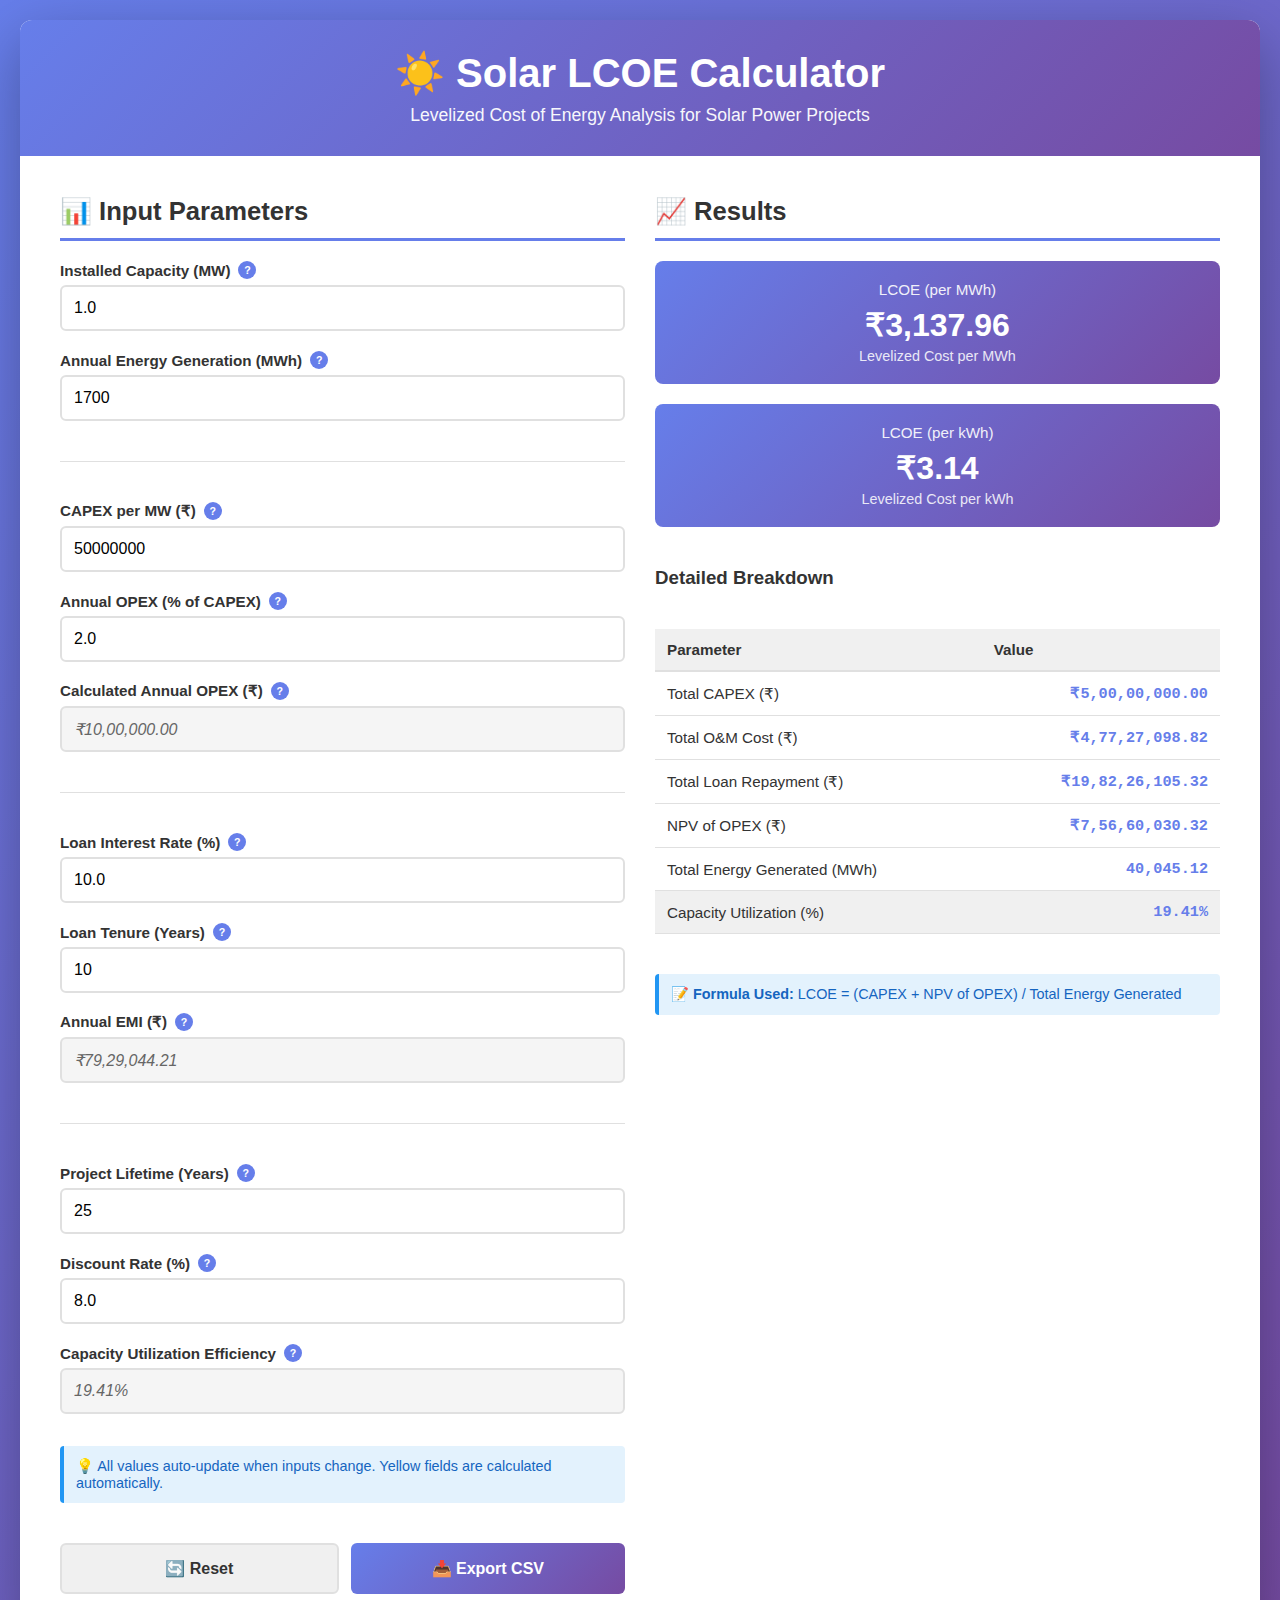
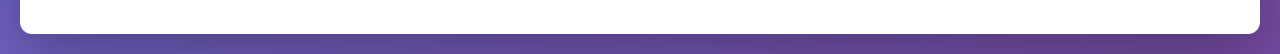
<file: full_code.html>
<!DOCTYPE html>
<html lang="en">
<head>
    <meta charset="UTF-8">
    <meta name="viewport" content="width=device-width, initial-scale=1.0">
    <title>Solar LCOE Calculator</title>
    <style>
        * {
            margin: 0;
            padding: 0;
            box-sizing: border-box;
        }

        body {
            font-family: 'Segoe UI', Tahoma, Geneva, Verdana, sans-serif;
            background: linear-gradient(135deg, #667eea 0%, #764ba2 100%);
            min-height: 100vh;
            padding: 20px;
        }

        .container {
            max-width: 1400px;
            margin: 0 auto;
            background: white;
            border-radius: 12px;
            box-shadow: 0 20px 60px rgba(0, 0, 0, 0.3);
            overflow: hidden;
        }

        header {
            background: linear-gradient(135deg, #667eea 0%, #764ba2 100%);
            color: white;
            padding: 30px;
            text-align: center;
        }

        header h1 {
            font-size: 2.5em;
            margin-bottom: 8px;
        }

        header p {
            font-size: 1.1em;
            opacity: 0.95;
        }

        .content {
            display: grid;
            grid-template-columns: 1fr 1fr;
            gap: 30px;
            padding: 40px;
            min-height: 600px;
        }

        .panel {
            display: flex;
            flex-direction: column;
            gap: 20px;
        }

        .panel h2 {
            font-size: 1.6em;
            color: #333;
            border-bottom: 3px solid #667eea;
            padding-bottom: 12px;
        }

        .input-group {
            display: flex;
            flex-direction: column;
            gap: 6px;
        }

        label {
            font-weight: 600;
            color: #333;
            font-size: 0.95em;
            display: flex;
            align-items: center;
            gap: 8px;
        }

        .tooltip-icon {
            cursor: help;
            width: 18px;
            height: 18px;
            display: inline-flex;
            align-items: center;
            justify-content: center;
            background: #667eea;
            color: white;
            border-radius: 50%;
            font-size: 0.7em;
            font-weight: bold;
            position: relative;
        }

        .tooltip-icon:hover::after {
            content: attr(data-tooltip);
            position: absolute;
            bottom: 125%;
            left: 0;
            background: #333;
            color: white;
            padding: 8px 12px;
            border-radius: 6px;
            font-size: 0.85em;
            font-weight: normal;
            white-space: nowrap;
            z-index: 100;
            box-shadow: 0 4px 12px rgba(0, 0, 0, 0.2);
            pointer-events: none;
        }

        input[type="number"],
        input[type="text"] {
            padding: 12px;
            border: 2px solid #e0e0e0;
            border-radius: 6px;
            font-size: 1em;
            transition: border-color 0.3s;
        }

        input[type="number"]:focus,
        input[type="text"]:focus {
            outline: none;
            border-color: #667eea;
            box-shadow: 0 0 8px rgba(102, 126, 234, 0.2);
        }

        .auto-calc {
            background: #f5f5f5;
            font-style: italic;
            color: #666;
        }

        .result-card {
            background: linear-gradient(135deg, #667eea 0%, #764ba2 100%);
            color: white;
            padding: 20px;
            border-radius: 8px;
            text-align: center;
        }

        .result-card h3 {
            font-size: 0.95em;
            opacity: 0.9;
            margin-bottom: 8px;
            font-weight: 500;
        }

        .result-card .value {
            font-size: 2em;
            font-weight: bold;
        }

        .result-card .unit {
            font-size: 0.9em;
            opacity: 0.85;
            margin-top: 4px;
        }

        .breakdown-table {
            width: 100%;
            border-collapse: collapse;
            margin-top: 20px;
            font-size: 0.95em;
        }

        .breakdown-table th {
            background: #f0f0f0;
            color: #333;
            padding: 12px;
            text-align: left;
            font-weight: 600;
            border-bottom: 2px solid #e0e0e0;
        }

        .breakdown-table td {
            padding: 12px;
            border-bottom: 1px solid #e0e0e0;
            color: #555;
        }

        .breakdown-table tr:hover {
            background: #fafafa;
        }

        .breakdown-table .label {
            font-weight: 500;
            color: #333;
        }

        .breakdown-table .value {
            text-align: right;
            font-family: 'Courier New', monospace;
            color: #667eea;
            font-weight: 600;
        }

        .button-group {
            display: flex;
            gap: 12px;
            margin-top: 20px;
        }

        button {
            flex: 1;
            padding: 14px;
            border: none;
            border-radius: 6px;
            font-size: 1em;
            font-weight: 600;
            cursor: pointer;
            transition: all 0.3s;
        }

        .btn-primary {
            background: linear-gradient(135deg, #667eea 0%, #764ba2 100%);
            color: white;
        }

        .btn-primary:hover {
            transform: translateY(-2px);
            box-shadow: 0 8px 20px rgba(102, 126, 234, 0.3);
        }

        .btn-secondary {
            background: #f0f0f0;
            color: #333;
            border: 2px solid #e0e0e0;
        }

        .btn-secondary:hover {
            background: #e8e8e8;
            border-color: #667eea;
        }

        .section-divider {
            height: 1px;
            background: #e0e0e0;
            margin: 20px 0;
        }

        @media (max-width: 1024px) {
            .content {
                grid-template-columns: 1fr;
                gap: 40px;
            }
        }

        @media (max-width: 640px) {
            header h1 {
                font-size: 1.8em;
            }

            .content {
                padding: 20px;
            }

            .result-card .value {
                font-size: 1.6em;
            }

            .button-group {
                flex-direction: column;
            }
        }

        .info-box {
            background: #e3f2fd;
            border-left: 4px solid #2196F3;
            padding: 12px;
            border-radius: 4px;
            font-size: 0.9em;
            color: #1565c0;
            margin-top: 12px;
        }
    </style>
</head>
<body>
    <div class="container">
        <header>
            <h1>☀️ Solar LCOE Calculator</h1>
            <p>Levelized Cost of Energy Analysis for Solar Power Projects</p>
        </header>

        <div class="content">
            <!-- LEFT PANEL: INPUTS -->
            <div class="panel">
                <h2>📊 Input Parameters</h2>

                <!-- Project Capacity -->
                <div class="input-group">
                    <label>
                        Installed Capacity (MW)
                        <span class="tooltip-icon" data-tooltip="Total installed MW capacity">?</span>
                    </label>
                    <input type="number" id="capacity" value="1.0" step="0.1" min="0.01">
                </div>

                <!-- Annual Energy Generation -->
                <div class="input-group">
                    <label>
                        Annual Energy Generation (MWh)
                        <span class="tooltip-icon" data-tooltip="Expected annual energy output">?</span>
                    </label>
                    <input type="number" id="energy_generation" value="1700" step="10" min="0">
                </div>

                <div class="section-divider"></div>

                <!-- CAPEX -->
                <div class="input-group">
                    <label>
                        CAPEX per MW (₹)
                        <span class="tooltip-icon" data-tooltip="Capital cost per MW">?</span>
                    </label>
                    <input type="number" id="capex_per_mw" value="50000000" step="1000000" min="0">
                </div>

                <!-- OPEX Percentage -->
                <div class="input-group">
                    <label>
                        Annual OPEX (% of CAPEX)
                        <span class="tooltip-icon" data-tooltip="Operation & Maintenance as % of total CAPEX">?</span>
                    </label>
                    <input type="number" id="opex_percent" value="2.0" step="0.1" min="0">
                </div>

                <!-- Auto-calculated OPEX -->
                <div class="input-group">
                    <label>
                        Calculated Annual OPEX (₹)
                        <span class="tooltip-icon" data-tooltip="Auto-calculated from CAPEX × OPEX%">?</span>
                    </label>
                    <input type="text" id="opex_calculated" readonly class="auto-calc">
                </div>

                <div class="section-divider"></div>

                <!-- Loan Details -->
                <div class="input-group">
                    <label>
                        Loan Interest Rate (%)
                        <span class="tooltip-icon" data-tooltip="Annual interest rate on debt">?</span>
                    </label>
                    <input type="number" id="interest_rate" value="10.0" step="0.1" min="0">
                </div>

                <div class="input-group">
                    <label>
                        Loan Tenure (Years)
                        <span class="tooltip-icon" data-tooltip="Years to repay the loan">?</span>
                    </label>
                    <input type="number" id="loan_tenure" value="10" step="1" min="1">
                </div>

                <!-- Auto-calculated EMI -->
                <div class="input-group">
                    <label>
                        Annual EMI (₹)
                        <span class="tooltip-icon" data-tooltip="Auto-calculated annual loan repayment">?</span>
                    </label>
                    <input type="text" id="emi_calculated" readonly class="auto-calc">
                </div>

                <div class="section-divider"></div>

                <!-- Project Lifetime -->
                <div class="input-group">
                    <label>
                        Project Lifetime (Years)
                        <span class="tooltip-icon" data-tooltip="Total analysis period">?</span>
                    </label>
                    <input type="number" id="project_lifetime" value="25" step="1" min="1">
                </div>

                <!-- Discount Rate -->
                <div class="input-group">
                    <label>
                        Discount Rate (%)
                        <span class="tooltip-icon" data-tooltip="Rate for NPV calculation">?</span>
                    </label>
                    <input type="number" id="discount_rate" value="8.0" step="0.1" min="0" max="50">
                </div>

                <!-- CUE -->
                <div class="input-group">
                    <label>
                        Capacity Utilization Efficiency
                        <span class="tooltip-icon" data-tooltip="Annual energy / (Capacity × 8760 hours)">?</span>
                    </label>
                    <input type="text" id="cue_calculated" readonly class="auto-calc">
                </div>

                <div class="info-box">
                    💡 All values auto-update when inputs change. Yellow fields are calculated automatically.
                </div>

                <div class="button-group">
                    <button class="btn-secondary" onclick="resetForm()">🔄 Reset</button>
                    <button class="btn-primary" onclick="downloadCSV()">📥 Export CSV</button>
                </div>
            </div>

            <!-- RIGHT PANEL: RESULTS -->
            <div class="panel">
                <h2>📈 Results</h2>

                <!-- Main LCOE Results -->
                <div class="result-card">
                    <h3>LCOE (per MWh)</h3>
                    <div class="value" id="lcoe_mwh">₹0.00</div>
                    <div class="unit">Levelized Cost per MWh</div>
                </div>

                <div class="result-card">
                    <h3>LCOE (per kWh)</h3>
                    <div class="value" id="lcoe_kwh">₹0.00</div>
                    <div class="unit">Levelized Cost per kWh</div>
                </div>

                <!-- Breakdown Table -->
                <h3 style="color: #333; margin-top: 20px;">Detailed Breakdown</h3>
                <table class="breakdown-table">
                    <thead>
                        <tr>
                            <th>Parameter</th>
                            <th>Value</th>
                        </tr>
                    </thead>
                    <tbody>
                        <tr>
                            <td class="label">Total CAPEX (₹)</td>
                            <td class="value" id="breakdown-capex">0.00</td>
                        </tr>
                        <tr>
                            <td class="label">Total O&M Cost (₹)</td>
                            <td class="value" id="breakdown-om">0.00</td>
                        </tr>
                        <tr>
                            <td class="label">Total Loan Repayment (₹)</td>
                            <td class="value" id="breakdown-loan">0.00</td>
                        </tr>
                        <tr>
                            <td class="label">NPV of OPEX (₹)</td>
                            <td class="value" id="breakdown-npv">0.00</td>
                        </tr>
                        <tr>
                            <td class="label">Total Energy Generated (MWh)</td>
                            <td class="value" id="breakdown-energy">0.00</td>
                        </tr>
                        <tr style="background: #f0f0f0; font-weight: bold;">
                            <td class="label">Capacity Utilization (%) </td>
                            <td class="value" id="breakdown-cue-percent">0.00</td>
                        </tr>
                    </tbody>
                </table>

                <div class="info-box" style="margin-top: 20px;">
                    📝 <strong>Formula Used:</strong> LCOE = (CAPEX + NPV of OPEX) / Total Energy Generated
                </div>
            </div>
        </div>
    </div>

    <script>
        // ============================================
        // CONSTANTS & CONFIGURATION
        // ============================================
        const CONSTANTS = {
            hours_in_year: 8760,           // Standard hours per year
            opex_escalation_rate: 0.05,    // 5% annual OPEX increase
            degradation_rate: 0.005,       // 0.5% annual panel degradation
        };

        // ============================================
        // CORE CALCULATION FUNCTIONS
        // ============================================

        /**
         * Calculate total CAPEX (Capital Expenditure)
         * @param {number} capacity - Capacity in MW
         * @param {number} capex_per_mw - CAPEX per MW
         * @returns {number} Total CAPEX
         */
        function calculateCAPEX(capacity, capex_per_mw) {
            return capacity * capex_per_mw;
        }

        /**
         * Calculate annual EMI (Equated Monthly Installment converted to annual)
         * Uses standard loan amortization formula
         * @param {number} principal - Total loan amount
         * @param {number} annual_rate - Annual interest rate (%)
         * @param {number} years - Loan tenure in years
         * @returns {number} Annual EMI
         */
        function calculateEMI(principal, annual_rate, years) {
            if (years === 0 || annual_rate === 0) return principal / Math.max(years, 1);
            
            const monthly_rate = annual_rate / 100 / 12;
            const num_months = years * 12;
            
            if (monthly_rate === 0) return principal / num_months;
            
            const emi = (principal * monthly_rate * Math.pow(1 + monthly_rate, num_months)) 
                        / (Math.pow(1 + monthly_rate, num_months) - 1);
            return emi * 12; // Convert monthly EMI to annual
        }

        /**
         * Calculate total O&M costs with annual escalation
         * @param {number} annual_opex - Annual OPEX in Year 0
         * @param {number} years - Number of years
         * @returns {number} Total O&M cost
         */
        function calculateTotalOM(annual_opex, years) {
            let total = 0;
            for (let i = 0; i < years; i++) {
                total += annual_opex * Math.pow(1 + CONSTANTS.opex_escalation_rate, i);
            }
            return total;
        }

        /**
         * Calculate total energy generation with annual degradation
         * @param {number} annual_energy - Annual energy generation in MWh (Year 0)
         * @param {number} years - Project lifetime in years
         * @returns {number} Total energy generated over project life
         */
        function calculateTotalEnergy(annual_energy, years) {
            let total = 0;
            for (let i = 0; i < years; i++) {
                total += annual_energy * Math.pow(1 - CONSTANTS.degradation_rate, i);
            }
            return total;
        }

        /**
         * Calculate NPV (Net Present Value) of cash flows
         * NPV = sum of (cash_flow_t / (1 + discount_rate)^t) for all periods
         * @param {number} discount_rate - Discount rate (%)
         * @param {array} cash_flows - Array of annual cash flows
         * @returns {number} NPV
         */
        function calculateNPV(discount_rate, cash_flows) {
            const rate = discount_rate / 100;
            let npv = 0;
            
            for (let t = 0; t < cash_flows.length; t++) {
                npv += cash_flows[t] / Math.pow(1 + rate, t);
            }
            
            return npv;
        }

        /**
         * Calculate LCOE components and main values
         * @param {object} inputs - Input parameters object
         * @returns {object} Object containing all calculated values
         */
        function calculateLCOE(inputs) {
            // Extract inputs
            const {
                capacity,
                energy_generation,
                capex_per_mw,
                opex_percent,
                interest_rate,
                loan_tenure,
                project_lifetime,
                discount_rate
            } = inputs;

            // Step 1: Calculate CAPEX
            const capex = calculateCAPEX(capacity, capex_per_mw);

            // Step 2: Calculate annual OPEX and EMI
            const annual_opex = (capex * opex_percent) / 100;
            const capex_for_loan = capex; // Assume full CAPEX is financed
            const annual_emi = calculateEMI(capex_for_loan, interest_rate, loan_tenure);

            // Step 3: Calculate total O&M
            const total_om = calculateTotalOM(annual_opex, project_lifetime);

            // Step 4: Total loan repayment over project lifetime
            const total_loan = annual_emi * project_lifetime;

            // Step 5: Create cash flows for NPV calculation
            // OPEX includes both O&M (escalated) and EMI (constant until tenure ends)
            const cash_flows = [];
            for (let year = 0; year < project_lifetime; year++) {
                const om_year = annual_opex * Math.pow(1 + CONSTANTS.opex_escalation_rate, year);
                const emi_year = year < loan_tenure ? annual_emi : 0;
                cash_flows.push(om_year + emi_year);
            }

            // Step 6: Calculate NPV of OPEX
            const npv_opex = calculateNPV(discount_rate, cash_flows);

            // Step 7: Calculate total energy generated with degradation
            const total_energy = calculateTotalEnergy(energy_generation, project_lifetime);

            // Step 8: Calculate LCOE
            const lcoe_mwh = (capex + npv_opex) / total_energy;
            const lcoe_kwh = lcoe_mwh / 1000;

            // Step 9: Calculate CUE (Capacity Utilization Efficiency)
            const cue = energy_generation / (capacity * CONSTANTS.hours_in_year);

            return {
                capex,
                annual_opex,
                annual_emi,
                total_om,
                total_loan,
                npv_opex,
                total_energy,
                lcoe_mwh,
                lcoe_kwh,
                cue,
                cash_flows
            };
        }

        // ============================================
        // UI UPDATE FUNCTIONS
        // ============================================

        /**
         * Get all input values from form
         */
        function getInputs() {
            return {
                capacity: parseFloat(document.getElementById('capacity').value) || 0,
                energy_generation: parseFloat(document.getElementById('energy_generation').value) || 0,
                capex_per_mw: parseFloat(document.getElementById('capex_per_mw').value) || 0,
                opex_percent: parseFloat(document.getElementById('opex_percent').value) || 0,
                interest_rate: parseFloat(document.getElementById('interest_rate').value) || 0,
                loan_tenure: parseInt(document.getElementById('loan_tenure').value) || 1,
                project_lifetime: parseInt(document.getElementById('project_lifetime').value) || 1,
                discount_rate: parseFloat(document.getElementById('discount_rate').value) || 0
            };
        }

        /**
         * Format number with Indian numbering system and ₹ symbol
         */
        function formatIndianCurrency(num) {
            return '₹' + num.toLocaleString('en-IN', {
                minimumFractionDigits: 2,
                maximumFractionDigits: 2
            });
        }

        /**
         * Format number with commas
         */
        function formatNumber(num) {
            return num.toLocaleString('en-IN', {
                minimumFractionDigits: 2,
                maximumFractionDigits: 2
            });
        }

        /**
         * Update all display elements based on current inputs
         */
        function updateResults() {
            const inputs = getInputs();
            const results = calculateLCOE(inputs);

            // Update calculated fields
            document.getElementById('opex_calculated').value = 
                formatIndianCurrency(results.annual_opex);
            document.getElementById('emi_calculated').value = 
                formatIndianCurrency(results.annual_emi);
            document.getElementById('cue_calculated').value = 
                (results.cue * 100).toFixed(2) + '%';

            // Update main result cards
            document.getElementById('lcoe_mwh').textContent = 
                formatIndianCurrency(results.lcoe_mwh);
            document.getElementById('lcoe_kwh').textContent = 
                formatIndianCurrency(results.lcoe_kwh);

            // Update breakdown table
            document.getElementById('breakdown-capex').textContent = 
                formatIndianCurrency(results.capex);
            document.getElementById('breakdown-om').textContent = 
                formatIndianCurrency(results.total_om);
            document.getElementById('breakdown-loan').textContent = 
                formatIndianCurrency(results.total_loan);
            document.getElementById('breakdown-npv').textContent = 
                formatIndianCurrency(results.npv_opex);
            document.getElementById('breakdown-energy').textContent = 
                formatNumber(results.total_energy);
            document.getElementById('breakdown-cue-percent').textContent = 
                (results.cue * 100).toFixed(2) + '%';

            // Store results for CSV export
            window.lastResults = { inputs, results };
        }

        /**
         * Export results to CSV
         */
        function downloadCSV() {
            if (!window.lastResults) {
                alert('Please calculate LCOE first');
                return;
            }

            const { inputs, results } = window.lastResults;
            const timestamp = new Date().toLocaleString('en-IN');

            let csv = 'Solar LCOE Calculator Export\n';
            csv += `Generated: ${timestamp}\n\n`;

            csv += 'INPUT PARAMETERS\n';
            csv += `Capacity (MW),${inputs.capacity}\n`;
            csv += `Annual Energy Generation (MWh),${inputs.energy_generation}\n`;
            csv += `CAPEX per MW (₹),${inputs.capex_per_mw}\n`;
            csv += `Annual OPEX (% of CAPEX),${inputs.opex_percent}\n`;
            csv += `Loan Interest Rate (%),${inputs.interest_rate}\n`;
            csv += `Loan Tenure (Years),${inputs.loan_tenure}\n`;
            csv += `Project Lifetime (Years),${inputs.project_lifetime}\n`;
            csv += `Discount Rate (%),${inputs.discount_rate}\n\n`;

            csv += 'RESULTS\n';
            csv += `LCOE (₹/MWh),${results.lcoe_mwh.toFixed(2)}\n`;
            csv += `LCOE (₹/kWh),${results.lcoe_kwh.toFixed(4)}\n`;
            csv += `Capacity Utilization (%),${(results.cue * 100).toFixed(2)}\n\n`;

            csv += 'DETAILED BREAKDOWN\n';
            csv += `Total CAPEX (₹),${results.capex.toFixed(2)}\n`;
            csv += `Annual OPEX (₹),${results.annual_opex.toFixed(2)}\n`;
            csv += `Annual EMI (₹),${results.annual_emi.toFixed(2)}\n`;
            csv += `Total O&M Cost (₹),${results.total_om.toFixed(2)}\n`;
            csv += `Total Loan Repayment (₹),${results.total_loan.toFixed(2)}\n`;
            csv += `NPV of OPEX (₹),${results.npv_opex.toFixed(2)}\n`;
            csv += `Total Energy Generated (MWh),${results.total_energy.toFixed(2)}\n`;

            // Create blob and trigger download
            const blob = new Blob([csv], { type: 'text/csv' });
            const url = window.URL.createObjectURL(blob);
            const a = document.createElement('a');
            a.href = url;
            a.download = `LCOE_Report_${new Date().toISOString().slice(0, 10)}.csv`;
            a.click();
            window.URL.revokeObjectURL(url);
        }

        /**
         * Reset all inputs to default values
         */
        function resetForm() {
            document.getElementById('capacity').value = '1.0';
            document.getElementById('energy_generation').value = '1700';
            document.getElementById('capex_per_mw').value = '50000000';
            document.getElementById('opex_percent').value = '2.0';
            document.getElementById('interest_rate').value = '10.0';
            document.getElementById('loan_tenure').value = '10';
            document.getElementById('project_lifetime').value = '25';
            document.getElementById('discount_rate').value = '8.0';
            updateResults();
        }

        // ============================================
        // EVENT LISTENERS & INITIALIZATION
        // ============================================

        // Attach listeners to all input fields
        const inputIds = [
            'capacity', 'energy_generation', 'capex_per_mw', 'opex_percent',
            'interest_rate', 'loan_tenure', 'project_lifetime', 'discount_rate'
        ];

        inputIds.forEach(id => {
            document.getElementById(id).addEventListener('input', updateResults);
        });

        // Initial calculation on page load
        document.addEventListener('DOMContentLoaded', updateResults);
    </script>
</body>
</html>
</file>
